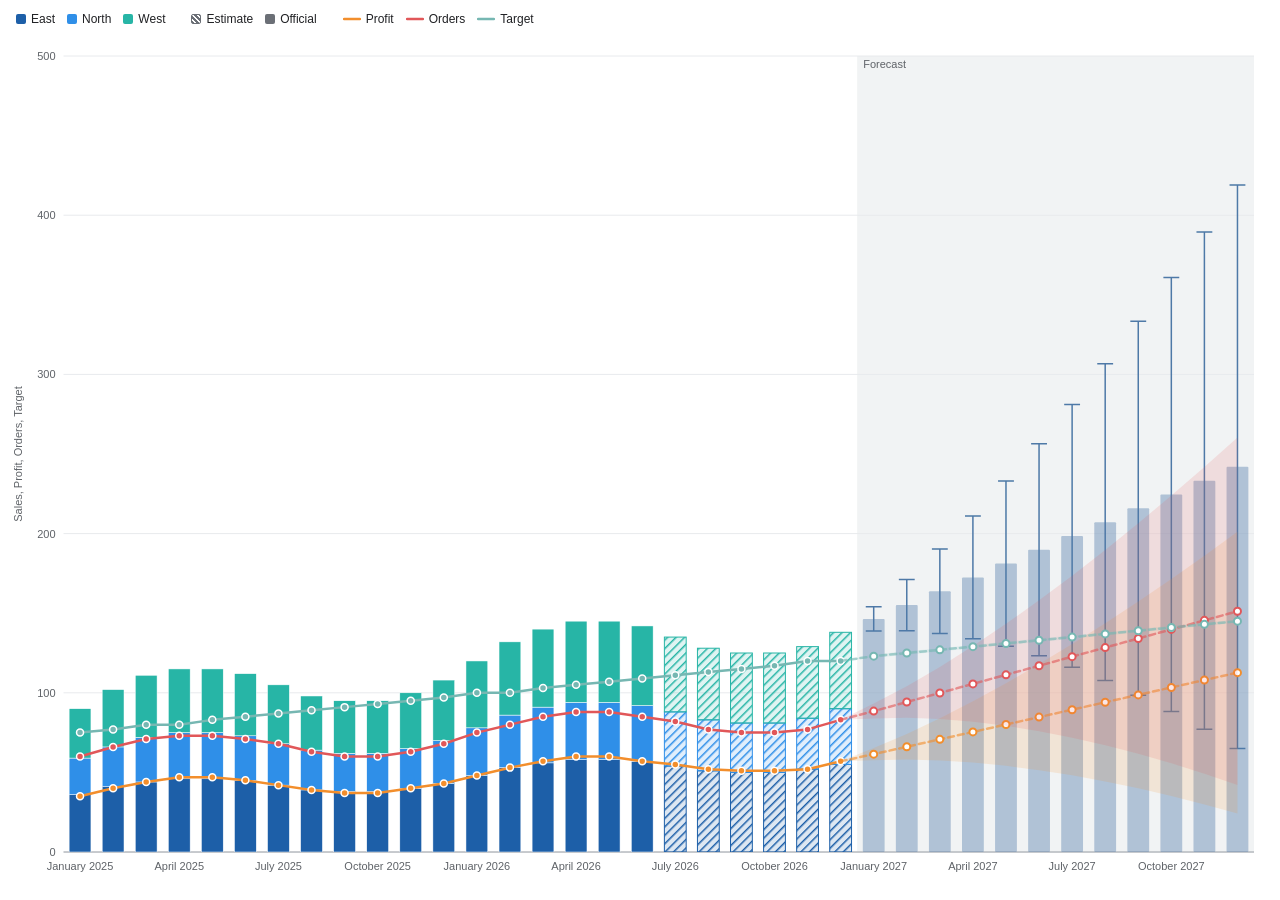
<file: index.html>
<!doctype html>
<html lang="en">
  <head>
    <meta charset="utf-8">
    <meta name="viewport" content="width=device-width, initial-scale=1">
    <title>Multi-Measure Combo Chart</title>
    <link rel="stylesheet" href="./settings.css">
    <style>
      :root {
        color: #202124;
        font: 14px "Segoe UI", Arial, sans-serif;
      }

      * {
        box-sizing: border-box;
      }

      html,
      body {
        width: 100%;
        height: 100%;
        margin: 0;
      }

      body {
        position: relative;
        display: flex;
        flex-direction: column;
        min-width: 320px;
        background: #fff;
      }

      header {
        flex: 0 0 auto;
        padding: 12px 16px 8px;
      }

      header:not(:has(:not(:empty))) {
        display: none;
      }

      /* Optional title from Format Extension; its color and size are set there */
      #title {
        margin: 0 0 8px;
        font-size: 17px;
        font-weight: 700;
      }

      #legend {
        display: flex;
        flex-wrap: wrap;
        align-items: center;
        gap: 4px 12px;
        padding: 0 0 6px;
        color: #5f6368;
        font-size: 12px;
      }

      #legend:empty {
        display: none;
      }

      /* Extra space before the Bar Style values and before the measures */
      #legend .group-start {
        margin-left: 14px;
      }

      .legend-item {
        display: inline-flex;
        align-items: center;
        gap: 5px;
        color: #202124;
      }

      .legend-swatch {
        width: 10px;
        height: 10px;
        border-radius: 2px;
      }

      #forecast-note {
        color: #5f6368;
        font-size: 11px;
      }

      #forecast-note:empty {
        display: none;
      }

      #chart {
        position: relative;
        flex: 1 1 auto;
        min-height: 220px;
        padding: 0 8px 8px;
      }

      #chart svg {
        display: block;
        width: 100%;
        height: 100%;
        overflow: visible;
      }

      #message {
        position: absolute;
        inset: 0;
        display: grid;
        place-items: center;
        padding: 24px;
        color: #5f6368;
        text-align: center;
      }

      #message[hidden] {
        display: none;
      }

      .axis-label,
      .tick-label {
        fill: #5f6368;
        font-size: 11px;
      }

      /* Entrance animation. --elapsed: time already played by the shared animation (chart-sync.js), so a chart
         linked with the radial chart stays in step with it */
      .grow {
        animation: grow 0.7s ease-out both;
        animation-delay: calc(-1 * var(--elapsed, 0ms));
      }

      .sweep {
        animation: sweep 0.9s ease-in-out both;
        animation-delay: calc(-1 * var(--elapsed, 0ms));
      }

      .fade-in {
        animation: fade-in 0.3s ease-out both;
        animation-delay: calc(0.6s - var(--elapsed, 0ms));
      }

      @keyframes grow {
        from {
          transform: scaleY(0);
        }
      }

      @keyframes sweep {
        from {
          transform: scaleX(0);
        }
      }

      @keyframes fade-in {
        from {
          opacity: 0;
        }
      }

      @media (prefers-reduced-motion: reduce) {
        .grow,
        .sweep,
        .fade-in {
          animation: none;
        }
      }

      .grid-line {
        stroke: #e8eaed;
        stroke-width: 1;
      }

      .axis-line {
        stroke: #9aa0a6;
        stroke-width: 1;
      }

      .forecast-area {
        fill: #f1f3f4;
      }

      .hover-target {
        fill: transparent;
      }

      .hover-target:hover {
        fill: rgba(60, 64, 67, 0.06);
      }

      /* Click highlight: the other Color members fade, as in the radial chart */
      [data-member] {
        transition: opacity 0.15s;
      }

      .dimmed {
        opacity: 0.25;
      }

      .legend-item.clickable {
        cursor: pointer;
      }

      .legend-item.selected {
        font-weight: 600;
      }

      #tooltip {
        position: absolute;
        z-index: 2;
        max-width: 340px;
        padding: 8px 10px;
        border: 1px solid #dadce0;
        border-radius: 4px;
        background: #fff;
        box-shadow: 0 2px 6px rgba(60, 64, 67, 0.25);
        font-size: 12px;
        pointer-events: none;
      }

      #tooltip[hidden] {
        display: none;
      }

      .tooltip-title {
        margin-bottom: 4px;
        font-weight: 600;
      }

      .tooltip-row {
        display: flex;
        align-items: baseline;
        gap: 6px;
        line-height: 1.5;
      }

      .tooltip-swatch {
        flex: 0 0 auto;
        width: 8px;
        height: 8px;
        border-radius: 2px;
      }

      .tooltip-name {
        color: #5f6368;
      }

      .tooltip-value {
        margin-left: auto;
        padding-left: 12px;
        font-weight: 600;
        text-align: right;
      }

      #settings-overlay {
        position: absolute;
        inset: 0;
        z-index: 3;
        display: flex;
        justify-content: center;
        align-items: flex-start;
        padding: 16px;
        overflow-y: auto;
        background: rgba(32, 33, 36, 0.35);
      }

      #settings-overlay[hidden] {
        display: none;
      }

      #settings-overlay .settings-form {
        width: 100%;
        max-width: 560px;
        padding: 12px 16px;
        border-radius: 6px;
        background: #fff;
        box-shadow: 0 4px 16px rgba(32, 33, 36, 0.3);
      }
    </style>
    <script defer src="./vendor/tableau.extensions.1.latest.min.js"></script>
    <script defer src="./colors.js"></script>
    <script defer src="./chart-sync.js"></script>
    <script defer src="./forecast.js"></script>
    <script defer src="./settings-form.js"></script>
    <script defer src="./combo.js"></script>
  </head>
  <body>
    <header>
      <h1 id="title" hidden></h1>
      <div id="legend" aria-label="Legend"></div>
      <div id="forecast-note" role="status"></div>
    </header>
    <main id="chart" aria-label="Combo chart">
      <div id="message" role="status" hidden></div>
      <div id="tooltip" role="tooltip" hidden></div>
    </main>
    <div id="settings-overlay" hidden>
      <div id="settings-form" class="settings-form" role="dialog" aria-label="Chart settings"></div>
    </div>
  </body>
</html>
</file>
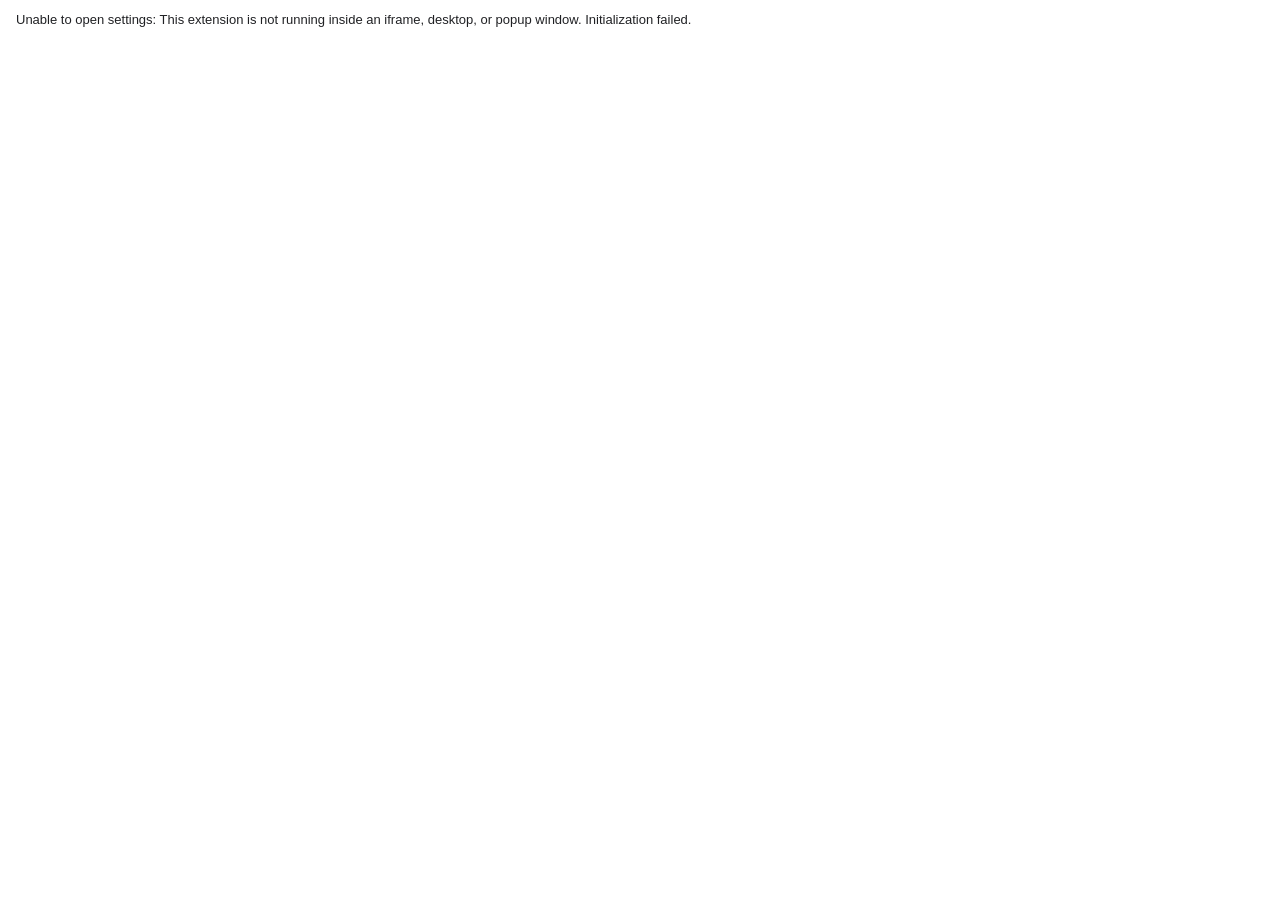
<file: anomaly-settings.html>
<!doctype html>
<html lang="en">
  <head>
    <meta charset="utf-8">
    <meta name="viewport" content="width=device-width, initial-scale=1">
    <title>Anomaly Detection Settings</title>
    <link rel="stylesheet" href="./settings.css">
    <style>
      body {
        margin: 0;
        padding: 12px 16px;
        background: #fff;
      }
    </style>
    <script defer src="./vendor/tableau.extensions.1.latest.min.js"></script>
    <script defer src="./anomaly-settings-form.js"></script>
    <script defer>
      document.addEventListener('DOMContentLoaded', () => {
        const container = document.getElementById('form');
        tableau.extensions.initializeDialogAsync()
          .then(payload => {
            AnomalySettingsForm.build(container, JSON.parse(payload), {
              onSave: state => tableau.extensions.ui.closeDialog(JSON.stringify(state)),
              onCancel: () => tableau.extensions.ui.closeDialog('')
            });
          })
          .catch(error => {
            container.textContent = `Unable to open settings: ${error.message || error}`;
          });
      });
    </script>
  </head>
  <body>
    <div id="form" class="settings-form"></div>
  </body>
</html>
</file>
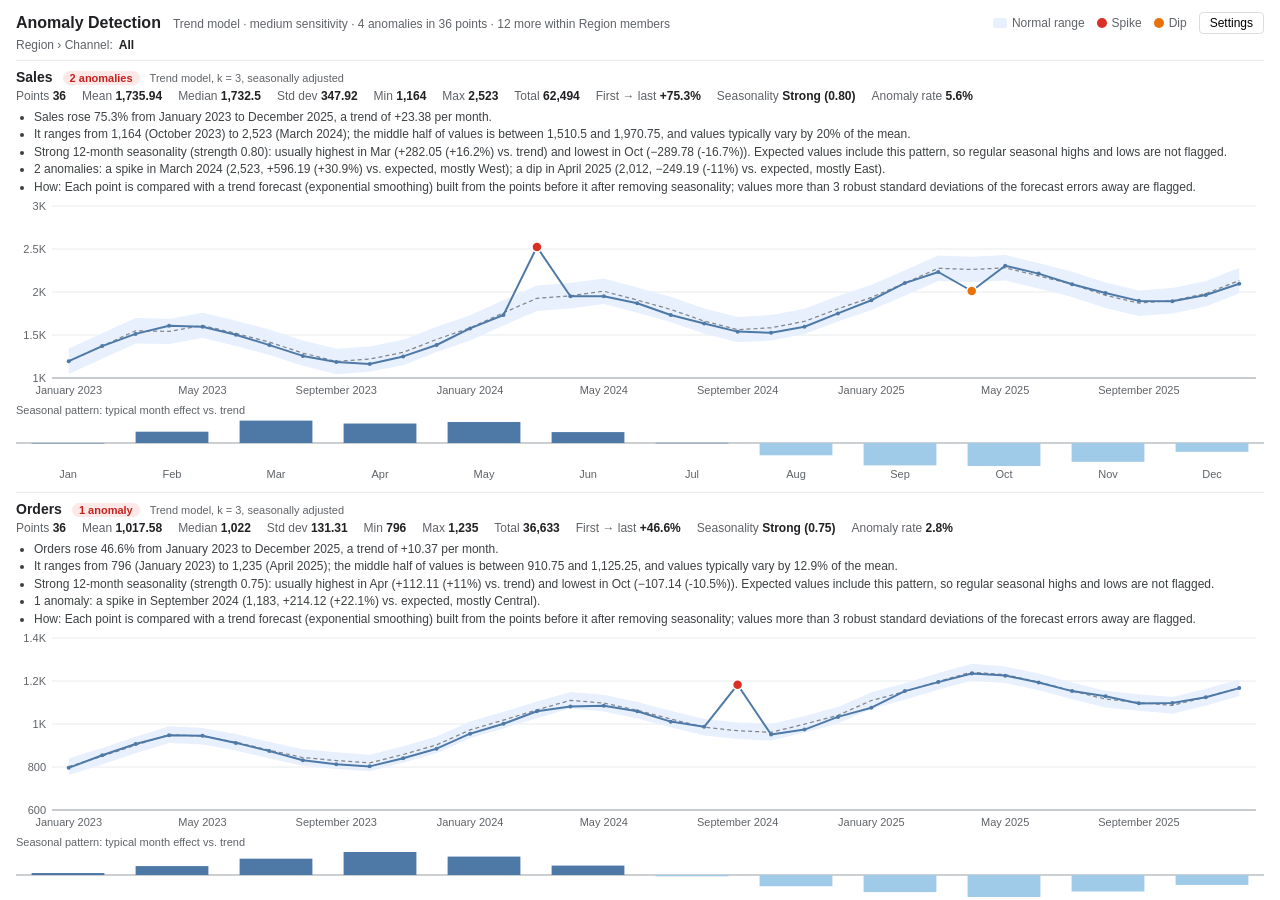
<file: anomaly.html>
<!doctype html>
<html lang="en">
  <head>
    <meta charset="utf-8">
    <meta name="viewport" content="width=device-width, initial-scale=1">
    <title>Anomaly Detection</title>
    <link rel="stylesheet" href="./settings.css">
    <style>
      :root {
        color: #202124;
        font: 14px "Segoe UI", Arial, sans-serif;
      }

      * {
        box-sizing: border-box;
      }

      html,
      body {
        width: 100%;
        height: 100%;
        margin: 0;
      }

      body {
        position: relative;
        display: flex;
        flex-direction: column;
        min-width: 320px;
        background: #fff;
      }

      header {
        display: flex;
        flex-wrap: wrap;
        align-items: baseline;
        gap: 4px 12px;
        flex: 0 0 auto;
        padding: 12px 16px 8px;
      }

      h1 {
        margin: 0;
        font-size: 16px;
        font-weight: 600;
      }

      #summary {
        color: #5f6368;
        font-size: 12px;
      }

      .legend {
        display: flex;
        gap: 12px;
        margin-left: auto;
        color: #5f6368;
        font-size: 12px;
      }

      .legend span {
        display: inline-flex;
        align-items: center;
        gap: 5px;
      }

      .legend i {
        display: inline-block;
        width: 10px;
        height: 10px;
        border-radius: 50%;
      }

      .legend .band-swatch {
        width: 14px;
        border-radius: 2px;
        background: #e8f0fe;
      }

      #panels {
        position: relative;
        display: flex;
        flex: 1 1 auto;
        flex-direction: column;
        gap: 12px;
        min-height: 0;
        padding: 0 16px 12px;
        overflow-y: auto;
      }

      .panel {
        display: flex;
        flex: 1 0 auto;
        flex-direction: column;
        border-top: 1px solid #e8eaed;
        padding-top: 8px;
      }

      .panel-head {
        display: flex;
        flex-wrap: wrap;
        align-items: baseline;
        gap: 4px 10px;
      }

      .panel-title {
        font-weight: 600;
      }

      .panel-method {
        color: #5f6368;
        font-size: 11px;
      }

      .badge {
        padding: 1px 7px;
        border-radius: 10px;
        background: #f1f3f4;
        color: #5f6368;
        font-size: 11px;
        font-weight: 600;
      }

      .badge.alert {
        background: #fce8e6;
        color: #c5221f;
      }

      .stats {
        display: flex;
        flex-wrap: wrap;
        gap: 2px 16px;
        margin: 4px 0 2px;
        font-size: 12px;
      }

      .stat-name {
        color: #5f6368;
      }

      .stat-value {
        font-weight: 600;
        font-variant-numeric: tabular-nums;
      }

      .panel-chart {
        position: relative;
        flex: 1 1 auto;
        min-height: 200px;
      }

      .panel-chart svg {
        position: absolute;
        inset: 0;
        display: block;
        width: 100%;
        height: 100%;
        overflow: visible;
      }

      .tick-label {
        fill: #5f6368;
        font-size: 11px;
      }

      .grid-line {
        stroke: #e8eaed;
        stroke-width: 1;
      }

      .axis-line {
        stroke: #9aa0a6;
        stroke-width: 1;
      }

      .band {
        fill: #e8f0fe;
      }

      .expected-line {
        fill: none;
        stroke: #80868b;
        stroke-width: 1.25;
        stroke-dasharray: 4 3;
      }

      .value-line {
        fill: none;
        stroke: #4e79a7;
        stroke-width: 2;
        stroke-linejoin: round;
      }

      .value-dot {
        fill: #4e79a7;
      }

      .anomaly-high {
        fill: #d93025;
        stroke: #fff;
        stroke-width: 1.5;
      }

      .anomaly-low {
        fill: #e8710a;
        stroke: #fff;
        stroke-width: 1.5;
      }

      .hover-target {
        fill: transparent;
      }

      .hover-target:hover {
        fill: rgba(60, 64, 67, 0.06);
      }

      .table-section {
        flex: 0 0 auto;
        border-top: 1px solid #e8eaed;
        padding-top: 8px;
      }

      .table-section h2 {
        margin: 0 0 6px;
        font-size: 13px;
        font-weight: 600;
      }

      .table-section table {
        width: 100%;
        border-collapse: collapse;
        font-size: 12px;
        font-variant-numeric: tabular-nums;
      }

      .table-section th {
        padding: 3px 8px 3px 0;
        border-bottom: 1px solid #dadce0;
        color: #5f6368;
        font-weight: 600;
        text-align: left;
        white-space: nowrap;
      }

      .table-section td {
        padding: 3px 8px 3px 0;
        border-bottom: 1px solid #f1f3f4;
        vertical-align: top;
      }

      .table-section .number {
        text-align: right;
      }

      .table-section .nowrap {
        white-space: nowrap;
      }

      .table-section .strong {
        font-weight: 600;
      }

      .table-section .why {
        min-width: 260px;
        color: #5f6368;
        font-variant-numeric: normal;
      }

      .table-hint {
        margin: 0 0 6px;
        color: #5f6368;
        font-size: 12px;
      }

      tr.drillable {
        cursor: pointer;
      }

      tr.drillable:hover,
      tr.drillable:focus {
        outline: none;
        background: #f1f3f4;
      }

      #breadcrumb {
        display: flex;
        flex-wrap: wrap;
        flex-basis: 100%;
        align-items: center;
        gap: 2px 6px;
        font-size: 12px;
      }

      #breadcrumb:empty {
        display: none;
      }

      .crumb-label {
        color: #5f6368;
      }

      .crumb {
        padding: 0;
        border: 0;
        background: none;
        color: #1a73e8;
        font: inherit;
        cursor: pointer;
      }

      .crumb:hover {
        text-decoration: underline;
      }

      .crumb-current {
        font-weight: 600;
      }

      .crumb-separator {
        color: #9aa0a6;
      }

      .explanation {
        margin: 4px 0;
        padding-left: 18px;
        color: #3c4043;
        font-size: 12px;
        line-height: 1.45;
      }

      .profile-title {
        margin-top: 4px;
        color: #5f6368;
        font-size: 11px;
      }

      .season-profile {
        position: relative;
        flex: 0 0 64px;
        height: 64px;
      }

      .season-profile svg {
        position: absolute;
        inset: 0;
        width: 100%;
        height: 100%;
      }

      .season-up {
        fill: #4e79a7;
      }

      .season-down {
        fill: #a0cbe8;
      }

      .tooltip-note {
        max-width: 320px;
        margin-top: 6px;
        padding-top: 6px;
        border-top: 1px solid #e8eaed;
        color: #3c4043;
        line-height: 1.4;
      }

      .type-high {
        color: #c5221f;
        font-weight: 600;
      }

      .type-low {
        color: #b05a00;
        font-weight: 600;
      }

      #message {
        position: absolute;
        inset: 0;
        display: grid;
        place-items: center;
        padding: 24px;
        color: #5f6368;
        text-align: center;
      }

      #message[hidden] {
        display: none;
      }

      #tooltip {
        position: fixed;
        z-index: 2;
        max-width: 340px;
        padding: 8px 10px;
        border: 1px solid #dadce0;
        border-radius: 4px;
        background: #fff;
        box-shadow: 0 2px 6px rgba(60, 64, 67, 0.25);
        font-size: 12px;
        pointer-events: none;
      }

      #tooltip[hidden] {
        display: none;
      }

      .tooltip-title {
        margin-bottom: 4px;
        font-weight: 600;
      }

      .tooltip-row {
        display: flex;
        align-items: baseline;
        gap: 6px;
        line-height: 1.5;
      }

      .tooltip-name {
        color: #5f6368;
      }

      .tooltip-value {
        margin-left: auto;
        padding-left: 12px;
        font-weight: 600;
        text-align: right;
      }

      #settings-overlay {
        position: absolute;
        inset: 0;
        z-index: 3;
        display: flex;
        justify-content: center;
        align-items: flex-start;
        padding: 16px;
        overflow-y: auto;
        background: rgba(32, 33, 36, 0.35);
      }

      #settings-overlay[hidden] {
        display: none;
      }

      #settings-overlay .settings-form {
        width: 100%;
        max-width: 520px;
        padding: 12px 16px;
        border-radius: 6px;
        background: #fff;
        box-shadow: 0 4px 16px rgba(32, 33, 36, 0.3);
      }

      #preview-settings {
        padding: 3px 10px;
        border: 1px solid #dadce0;
        border-radius: 4px;
        background: #fff;
        font: inherit;
        font-size: 12px;
        cursor: pointer;
      }

      #preview-settings[hidden] {
        display: none;
      }
    </style>
    <script defer src="./vendor/tableau.extensions.1.latest.min.js"></script>
    <script defer src="./anomaly-detect.js"></script>
    <script defer src="./anomaly-settings-form.js"></script>
    <script defer src="./anomaly.js"></script>
  </head>
  <body>
    <header>
      <h1>Anomaly Detection</h1>
      <span id="summary" role="status"></span>
      <div class="legend" aria-label="Legend">
        <span><i class="band-swatch"></i>Normal range</span>
        <span><i style="background:#d93025"></i>Spike</span>
        <span><i style="background:#e8710a"></i>Dip</span>
        <button id="preview-settings" type="button" hidden>Settings</button>
      </div>
      <nav id="breadcrumb" aria-label="Drill-down path"></nav>
    </header>
    <main id="panels" aria-label="Anomaly charts">
      <div id="message" role="status" hidden></div>
    </main>
    <div id="tooltip" role="tooltip" hidden></div>
    <div id="settings-overlay" hidden>
      <div id="settings-form" class="settings-form" role="dialog" aria-label="Anomaly detection settings"></div>
    </div>
  </body>
</html>
</file>
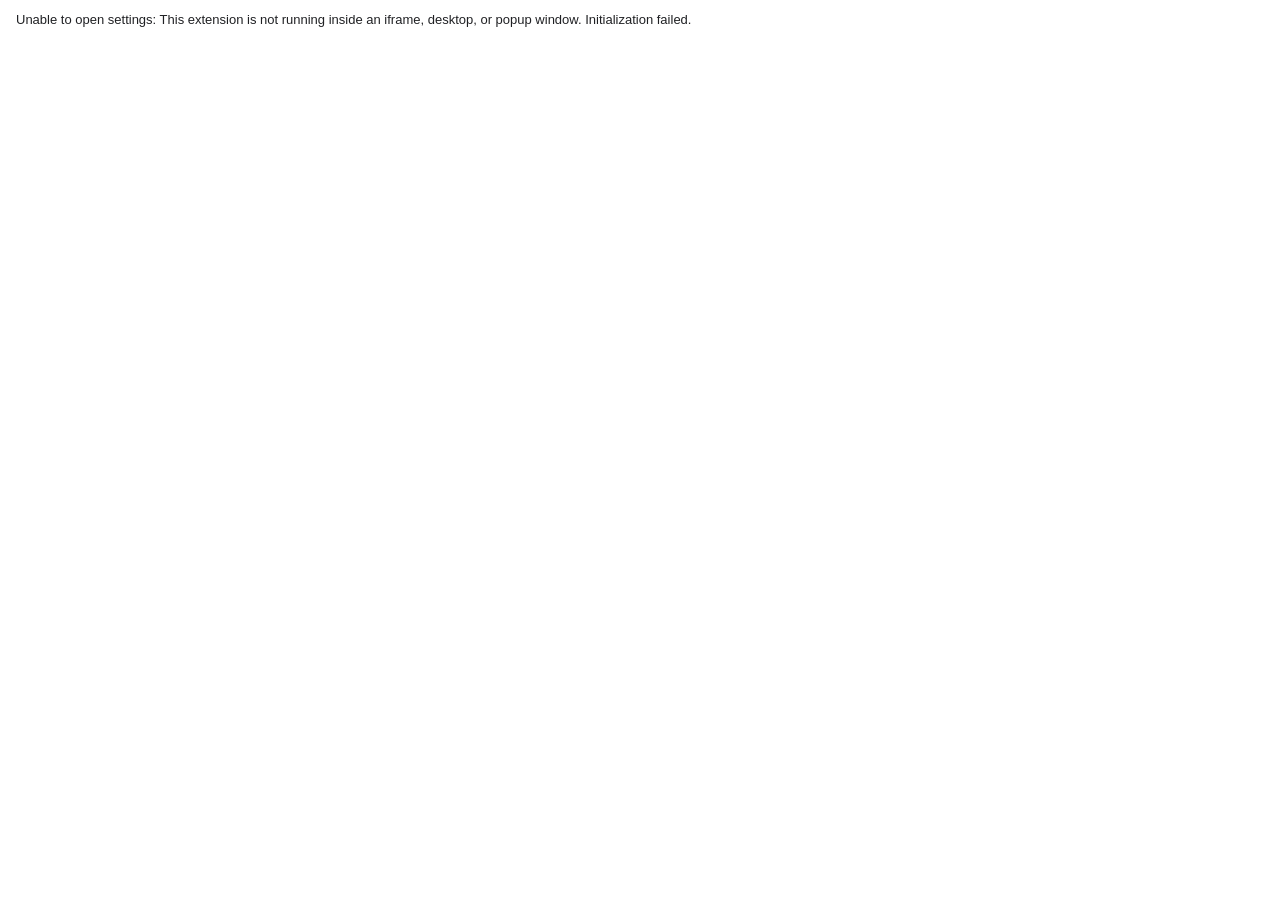
<file: kpi-settings.html>
<!doctype html>
<html lang="en">
  <head>
    <meta charset="utf-8">
    <meta name="viewport" content="width=device-width, initial-scale=1">
    <title>KPI Card Settings</title>
    <link rel="stylesheet" href="./settings.css">
    <style>
      body {
        margin: 0;
        padding: 12px 16px;
        background: #fff;
      }
    </style>
    <script defer src="./vendor/tableau.extensions.1.latest.min.js"></script>
    <script defer src="./kpi-settings-form.js"></script>
    <script defer>
      document.addEventListener('DOMContentLoaded', () => {
        const container = document.getElementById('form');
        tableau.extensions.initializeDialogAsync()
          .then(payload => {
            KpiSettingsForm.build(container, JSON.parse(payload), {
              onSave: state => tableau.extensions.ui.closeDialog(JSON.stringify(state)),
              onCancel: () => tableau.extensions.ui.closeDialog('')
            });
          })
          .catch(error => {
            container.textContent = `Unable to open settings: ${error.message || error}`;
          });
      });
    </script>
  </head>
  <body>
    <div id="form" class="settings-form"></div>
  </body>
</html>
</file>
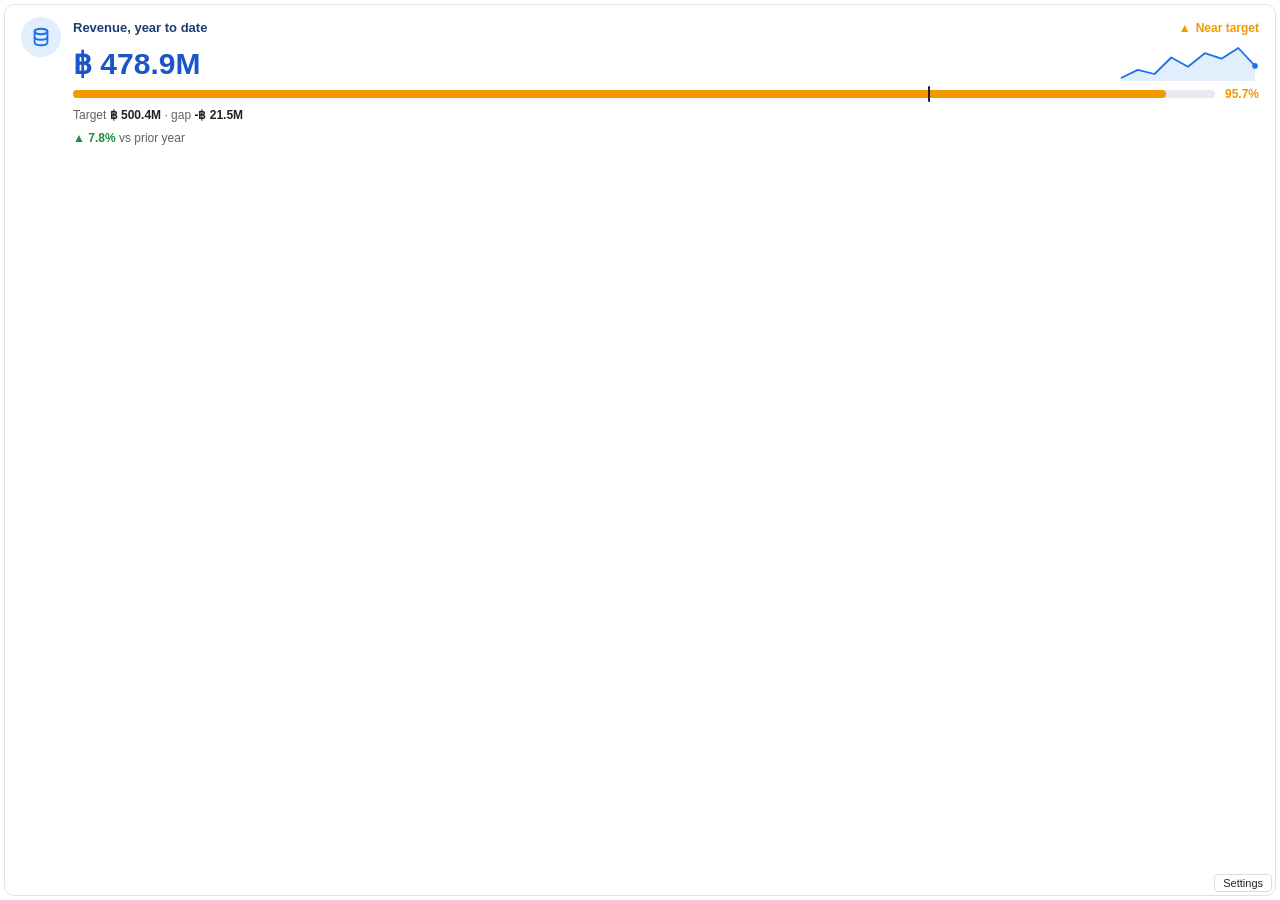
<file: kpi.html>
<!doctype html>
<html lang="en">
  <head>
    <meta charset="utf-8">
    <meta name="viewport" content="width=device-width, initial-scale=1">
    <title>KPI Card</title>
    <link rel="stylesheet" href="./settings.css">
    <style>
      :root {
        font: 14px "Segoe UI", Arial, sans-serif;
      }

      * {
        box-sizing: border-box;
      }

      html,
      body {
        width: 100%;
        height: 100%;
        margin: 0;
      }

      /* Colors come from the settings as CSS variables on the body (kpi.js) */
      body {
        position: relative;
        min-width: 160px;
        padding: 4px;
        overflow: hidden;
        background: var(--page);
        color: var(--text);
      }

      #card {
        display: flex;
        gap: 12px;
        height: 100%;
        padding: 12px 16px;
        overflow: hidden;
        border: 1px solid var(--border);
        border-radius: var(--radius);
        background: var(--card);
      }

      #card.no-border {
        border-color: transparent;
      }

      #card[hidden] {
        display: none;
      }

      .icon {
        display: grid;
        flex: 0 0 auto;
        place-items: center;
        width: 40px;
        height: 40px;
        border-radius: 50%;
      }

      .icon svg {
        width: 22px;
        height: 22px;
      }

      .body {
        display: flex;
        flex: 1 1 auto;
        flex-direction: column;
        gap: 6px;
        min-width: 0;
      }

      .head {
        display: flex;
        align-items: center;
        gap: 8px;
        min-height: 22px;
      }

      /* Long titles wrap onto a second line */
      .title {
        display: -webkit-box;
        flex: 1 1 auto;
        min-width: 0;
        overflow: hidden;
        font-weight: 600;
        line-height: 1.25;
        -webkit-box-orient: vertical;
        -webkit-line-clamp: 2;
      }

      /* Alignment from the settings */
      #card.middle .body {
        justify-content: center;
      }

      #card.align-center .title,
      #card.align-center .line {
        text-align: center;
      }

      #card.align-right .title,
      #card.align-right .line {
        text-align: right;
      }

      #card.align-center .value-row {
        justify-content: center;
      }

      #card.align-right .value-row {
        justify-content: flex-end;
      }

      #card.align-center .sparkline,
      #card.align-right .sparkline {
        margin-left: 0;
      }

      #card.align-right .head {
        flex-direction: row-reverse;
      }

      .status {
        display: inline-flex;
        flex: 0 0 auto;
        align-items: center;
        gap: 5px;
        font-size: 12px;
        font-weight: 600;
        white-space: nowrap;
      }

      .value-row {
        display: flex;
        align-items: center;
        gap: 10px;
        min-width: 0;
      }

      .value {
        flex: 0 1 auto;
        overflow: hidden;
        font-weight: 700;
        line-height: 1.1;
        text-overflow: ellipsis;
        white-space: nowrap;
      }

      .value-note {
        flex: 1 1 auto;
        overflow: hidden;
        color: var(--muted);
        font-size: 12px;
        text-align: right;
        text-overflow: ellipsis;
        white-space: nowrap;
      }

      .sparkline {
        flex: 0 1 140px;
        min-width: 60px;
        height: 36px;
        margin-left: auto;
        overflow: visible;
      }

      .progress {
        display: flex;
        align-items: center;
        gap: 10px;
      }

      .track {
        position: relative;
        flex: 1 1 auto;
        height: 8px;
        border-radius: 4px;
        background: var(--track);
      }

      .fill {
        height: 100%;
        border-radius: 4px;
        transform-origin: left center;
      }

      .marker {
        position: absolute;
        top: -4px;
        width: 2px;
        height: 16px;
        margin-left: -1px;
        border-radius: 1px;
        background: var(--text);
      }

      .progress-percent {
        flex: 0 0 auto;
        font-size: 12px;
        font-weight: 700;
      }

      .line {
        overflow: hidden;
        color: var(--muted);
        font-size: 12px;
        line-height: 1.45;
      }

      .line strong {
        color: var(--text);
        font-weight: 600;
      }

      .change-value {
        font-weight: 700;
      }

      #message {
        display: grid;
        height: 100%;
        place-items: center;
        padding: 12px;
        color: var(--muted);
        font-size: 12px;
        text-align: center;
      }

      #message[hidden] {
        display: none;
      }

      /* Entrance animation. --elapsed: time already played by the shared animation (chart-sync.js), so the cards
         stay in step with the combo and radial charts on the same dashboard */
      .animate .value,
      .animate .line,
      .animate .status {
        animation: rise 0.5s ease-out both;
        animation-delay: calc(-1 * var(--elapsed, 0ms));
      }

      .animate .fill {
        animation: grow-x 0.8s ease-out both;
        animation-delay: calc(-1 * var(--elapsed, 0ms));
      }

      .animate .sparkline .trend-line {
        stroke-dasharray: 100 100;
        animation: draw 0.8s ease-out both;
        animation-delay: calc(-1 * var(--elapsed, 0ms));
      }

      .animate .sparkline .trend-area,
      .animate .sparkline .trend-dot {
        animation: fade-in 0.3s ease-out both;
        animation-delay: calc(0.6s - var(--elapsed, 0ms));
      }

      @keyframes rise {
        from {
          opacity: 0;
          transform: translateY(4px);
        }
      }

      @keyframes grow-x {
        from {
          transform: scaleX(0);
        }
      }

      @keyframes draw {
        from {
          stroke-dashoffset: 100;
        }

        to {
          stroke-dashoffset: 0;
        }
      }

      @keyframes fade-in {
        from {
          opacity: 0;
        }
      }

      @media (prefers-reduced-motion: reduce) {
        .animate * {
          animation: none !important;
        }
      }

      #preview-settings {
        position: absolute;
        right: 8px;
        bottom: 8px;
        z-index: 2;
        padding: 2px 8px;
        border: 1px solid #dadce0;
        border-radius: 4px;
        background: #fff;
        color: #202124;
        font: inherit;
        font-size: 11px;
        cursor: pointer;
      }

      #preview-settings[hidden] {
        display: none;
      }

      #settings-overlay {
        position: fixed;
        inset: 0;
        z-index: 3;
        display: flex;
        justify-content: center;
        align-items: flex-start;
        padding: 16px;
        overflow-y: auto;
        background: rgba(32, 33, 36, 0.35);
      }

      #settings-overlay[hidden] {
        display: none;
      }

      #settings-overlay .settings-form {
        width: 100%;
        max-width: 560px;
        padding: 12px 16px;
        border-radius: 6px;
        background: #fff;
        box-shadow: 0 4px 16px rgba(32, 33, 36, 0.3);
      }
    </style>
    <script defer src="./vendor/tableau.extensions.1.latest.min.js"></script>
    <script defer src="./chart-sync.js"></script>
    <script defer src="./kpi-settings-form.js"></script>
    <script defer src="./kpi.js"></script>
  </head>
  <body>
    <div id="card" aria-live="polite" hidden></div>
    <div id="message" role="status" hidden></div>
    <button id="preview-settings" type="button" hidden>Settings</button>
    <div id="settings-overlay" hidden>
      <div id="settings-form" class="settings-form" role="dialog" aria-label="KPI card settings"></div>
    </div>
  </body>
</html>
</file>
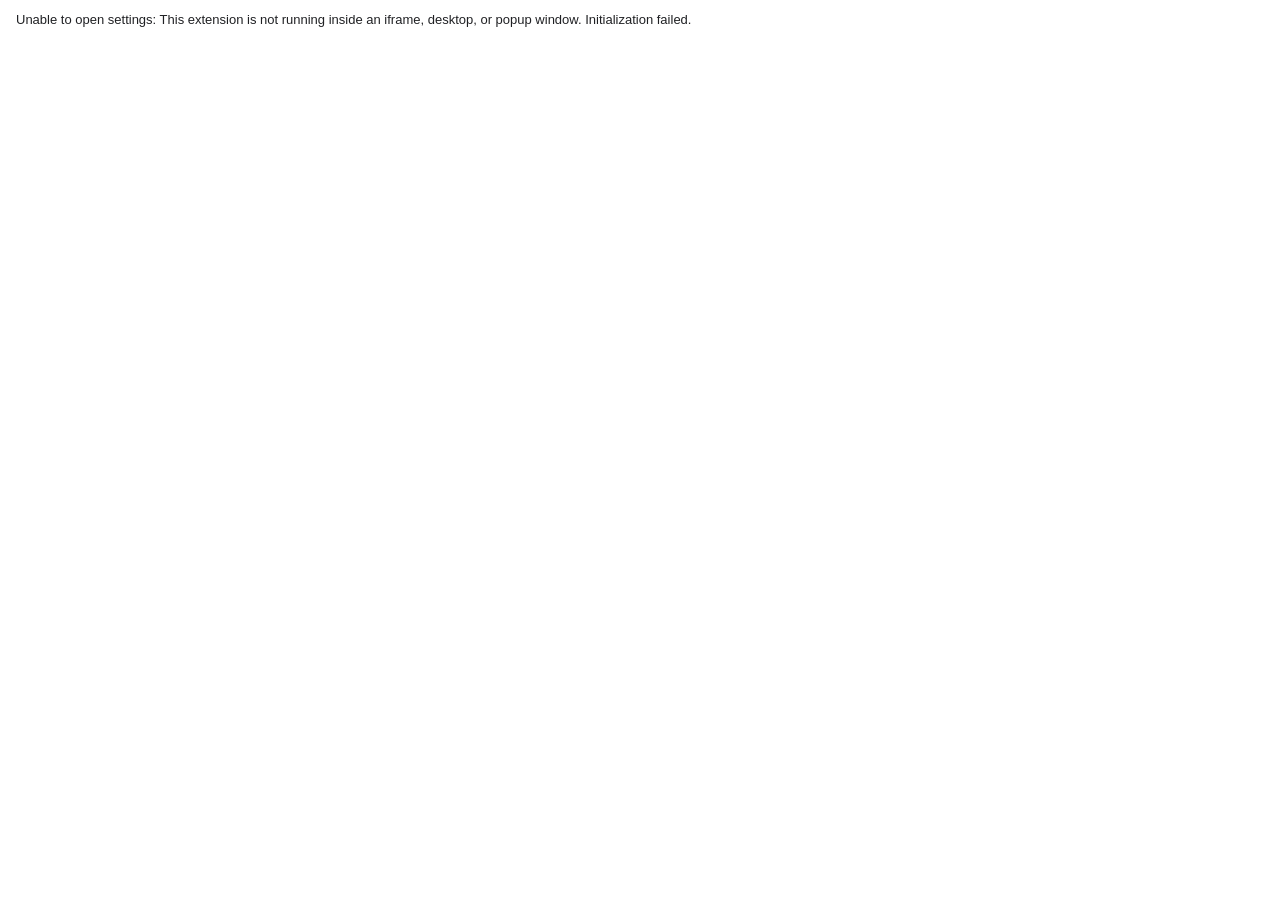
<file: radial-settings.html>
<!doctype html>
<html lang="en">
  <head>
    <meta charset="utf-8">
    <meta name="viewport" content="width=device-width, initial-scale=1">
    <title>Radial Chart Settings</title>
    <link rel="stylesheet" href="./settings.css">
    <style>
      body {
        margin: 0;
        padding: 12px 16px;
        background: #fff;
      }
    </style>
    <script defer src="./vendor/tableau.extensions.1.latest.min.js"></script>
    <script defer src="./colors.js"></script>
    <script defer src="./radial-settings-form.js"></script>
    <script defer>
      document.addEventListener('DOMContentLoaded', () => {
        const container = document.getElementById('form');
        tableau.extensions.initializeDialogAsync()
          .then(payload => {
            RadialSettingsForm.build(container, JSON.parse(payload), {
              onSave: state => tableau.extensions.ui.closeDialog(JSON.stringify(state)),
              onCancel: () => tableau.extensions.ui.closeDialog('')
            });
          })
          .catch(error => {
            container.textContent = `Unable to open settings: ${error.message || error}`;
          });
      });
    </script>
  </head>
  <body>
    <div id="form" class="settings-form"></div>
  </body>
</html>
</file>
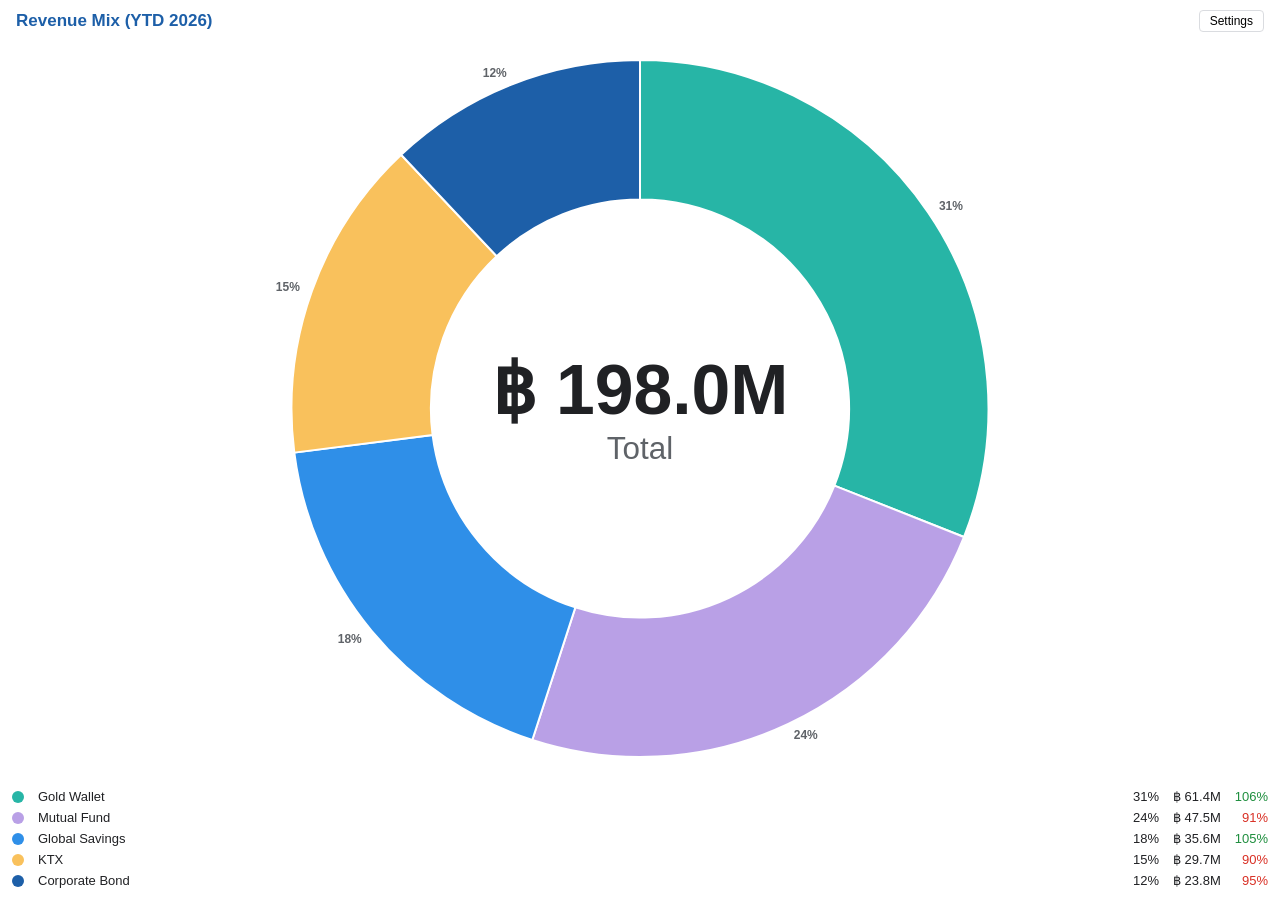
<file: radial.html>
<!doctype html>
<html lang="en">
  <head>
    <meta charset="utf-8">
    <meta name="viewport" content="width=device-width, initial-scale=1">
    <title>Radial Chart</title>
    <link rel="stylesheet" href="./settings.css">
    <style>
      :root {
        color: #202124;
        font: 14px "Segoe UI", Arial, sans-serif;
      }

      * {
        box-sizing: border-box;
      }

      html,
      body {
        width: 100%;
        height: 100%;
        margin: 0;
      }

      body {
        position: relative;
        display: flex;
        flex-direction: column;
        min-width: 240px;
        background: #fff;
      }

      header {
        display: flex;
        align-items: center;
        gap: 12px;
        flex: 0 0 auto;
        padding: 10px 16px 0;
      }

      header:has(#title[hidden]):has(#preview-settings[hidden]) {
        display: none;
      }

      #title {
        flex: 1 1 auto;
        margin: 0;
        font-size: 17px;
        font-weight: 700;
      }

      #preview-settings {
        margin-left: auto;
        padding: 3px 10px;
        border: 1px solid #dadce0;
        border-radius: 4px;
        background: #fff;
        font: inherit;
        font-size: 12px;
        cursor: pointer;
      }

      #layout {
        display: flex;
        flex: 1 1 auto;
        min-height: 0;
        gap: 8px;
        padding: 4px 12px 12px;
      }

      #layout.legend-bottom,
      #layout.legend-none {
        flex-direction: column;
      }

      #layout.legend-top {
        flex-direction: column-reverse;
      }

      #layout.legend-right {
        flex-direction: row;
        align-items: center;
      }

      #layout.legend-left {
        flex-direction: row-reverse;
        align-items: center;
      }

      #chart {
        position: relative;
        flex: 1 1 auto;
        min-width: 0;
        min-height: 160px;
        align-self: stretch;
      }

      #chart svg {
        position: absolute;
        inset: 0;
        display: block;
        width: 100%;
        height: 100%;
        overflow: visible;
      }

      #message {
        position: absolute;
        inset: 0;
        display: grid;
        place-items: center;
        padding: 24px;
        color: #5f6368;
        text-align: center;
      }

      #message[hidden] {
        display: none;
      }

      .slice {
        cursor: default;
        transition: opacity 0.15s, transform 0.15s;
      }

      .clickable {
        cursor: pointer;
      }

      .dimmed {
        opacity: 0.3;
      }

      .leader-line {
        stroke-width: 1;
      }

      .center-value {
        font-weight: 700;
      }

      .center-comparison {
        font-weight: 600;
      }

      /* --elapsed: time already played by the shared animation (chart-sync.js), so linked charts stay in step */
      .reveal {
        stroke-dashoffset: 100;
        animation: reveal 0.8s ease-out forwards;
        animation-delay: calc(-1 * var(--elapsed, 0ms));
      }

      .reveal.reverse {
        stroke-dashoffset: -100;
      }

      @keyframes reveal {
        to {
          stroke-dashoffset: 0;
        }
      }

      .fade-in {
        opacity: 0;
        animation: fade-in 0.3s ease-out forwards;
        animation-delay: calc(0.6s - var(--elapsed, 0ms));
      }

      @keyframes fade-in {
        to {
          opacity: 1;
        }
      }

      @media (prefers-reduced-motion: reduce) {
        .reveal,
        .reveal.reverse {
          stroke-dashoffset: 0;
          animation: none;
        }

        .fade-in {
          opacity: 1;
          animation: none;
        }
      }

      #legend {
        flex: 0 0 auto;
        display: grid;
        grid-template-columns: auto minmax(0, 1fr) auto auto;
        align-items: center;
        gap: 6px 0;
        max-height: 45%;
        overflow-y: auto;
        font-size: 13px;
      }

      #legend:empty,
      #legend[hidden] {
        display: none;
      }

      #layout.legend-right #legend,
      #layout.legend-left #legend {
        max-width: 50%;
        max-height: 100%;
      }

      /* Cell padding rather than a column gap, so the total row's divider runs unbroken */
      .legend-row > * + * {
        padding-left: 14px;
      }

      .legend-head > * {
        color: #5f6368;
        font-size: 0.85em;
        font-weight: 600;
      }

      /* Stretched so the empty dot cell's divider lines up with the others */
      .legend-total > * {
        align-self: stretch;
        padding-top: 6px;
        border-top: 1px solid #dadce0;
        font-weight: 600;
      }

      .legend-row.selected .legend-name {
        font-weight: 600;
      }

      .legend-row {
        display: contents;
      }

      .legend-row > * {
        transition: opacity 0.15s;
      }

      .legend-row.dimmed > * {
        opacity: 0.35;
      }

      .legend-dot {
        width: 12px;
        height: 12px;
        border-radius: 50%;
      }

      .legend-name {
        overflow: hidden;
        text-overflow: ellipsis;
        white-space: nowrap;
      }

      .legend-number {
        text-align: right;
        white-space: nowrap;
      }

      #tooltip {
        position: absolute;
        z-index: 2;
        max-width: 320px;
        padding: 8px 10px;
        border: 1px solid #dadce0;
        border-radius: 4px;
        background: #fff;
        box-shadow: 0 2px 6px rgba(60, 64, 67, 0.25);
        font-size: 12px;
        pointer-events: none;
      }

      #tooltip[hidden] {
        display: none;
      }

      .tooltip-title {
        display: flex;
        align-items: center;
        gap: 6px;
        margin-bottom: 4px;
        font-weight: 600;
      }

      .tooltip-row {
        display: flex;
        align-items: baseline;
        gap: 6px;
        line-height: 1.5;
      }

      .tooltip-name {
        color: #5f6368;
      }

      .tooltip-value {
        margin-left: auto;
        padding-left: 12px;
        font-weight: 600;
        text-align: right;
      }

      #settings-overlay {
        position: absolute;
        inset: 0;
        z-index: 3;
        display: flex;
        justify-content: center;
        align-items: flex-start;
        padding: 16px;
        overflow-y: auto;
        background: rgba(32, 33, 36, 0.35);
      }

      #settings-overlay[hidden] {
        display: none;
      }

      #settings-overlay .settings-form {
        width: 100%;
        max-width: 540px;
        padding: 12px 16px;
        border-radius: 6px;
        background: #fff;
        box-shadow: 0 4px 16px rgba(32, 33, 36, 0.3);
      }
    </style>
    <script defer src="./vendor/tableau.extensions.1.latest.min.js"></script>
    <script defer src="./colors.js"></script>
    <script defer src="./chart-sync.js"></script>
    <script defer src="./radial-settings-form.js"></script>
    <script defer src="./radial.js"></script>
  </head>
  <body>
    <header>
      <h1 id="title" hidden></h1>
      <button id="preview-settings" type="button" hidden>Settings</button>
    </header>
    <div id="layout" class="legend-bottom">
      <main id="chart" aria-label="Radial chart">
        <div id="message" role="status" hidden></div>
      </main>
      <div id="legend" aria-label="Legend"></div>
    </div>
    <div id="tooltip" role="tooltip" hidden></div>
    <div id="settings-overlay" hidden>
      <div id="settings-form" class="settings-form" role="dialog" aria-label="Radial chart settings"></div>
    </div>
  </body>
</html>
</file>
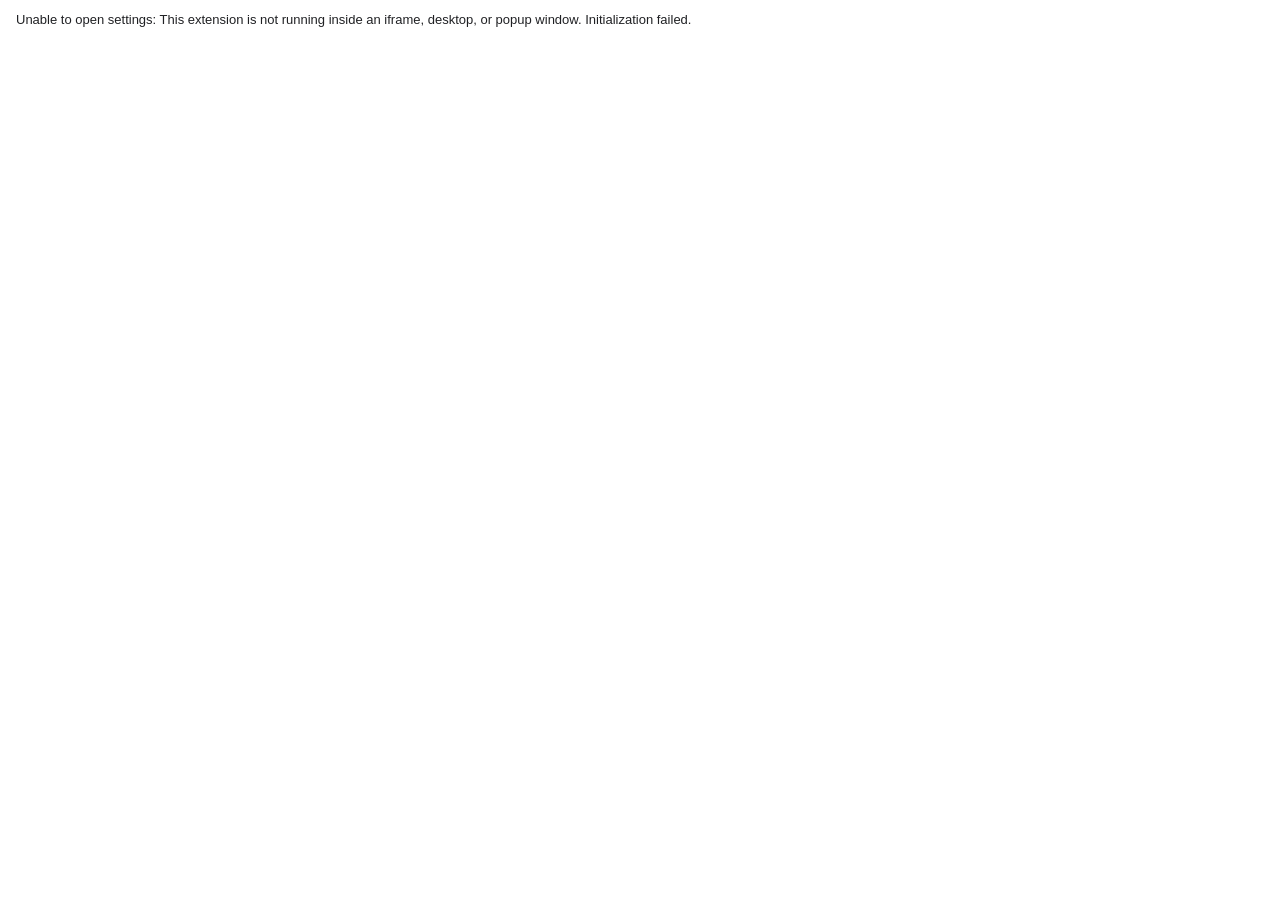
<file: settings.html>
<!doctype html>
<html lang="en">
  <head>
    <meta charset="utf-8">
    <meta name="viewport" content="width=device-width, initial-scale=1">
    <title>Combo Chart Settings</title>
    <link rel="stylesheet" href="./settings.css">
    <style>
      body {
        margin: 0;
        padding: 12px 16px;
        background: #fff;
      }
    </style>
    <script defer src="./vendor/tableau.extensions.1.latest.min.js"></script>
    <script defer src="./colors.js"></script>
    <script defer src="./settings-form.js"></script>
    <script defer>
      document.addEventListener('DOMContentLoaded', () => {
        const container = document.getElementById('form');
        tableau.extensions.initializeDialogAsync()
          .then(payload => {
            ComboSettingsForm.build(container, JSON.parse(payload), {
              onSave: state => tableau.extensions.ui.closeDialog(JSON.stringify(state)),
              onCancel: () => tableau.extensions.ui.closeDialog('')
            });
          })
          .catch(error => {
            container.textContent = `Unable to open settings: ${error.message || error}`;
          });
      });
    </script>
  </head>
  <body>
    <div id="form" class="settings-form"></div>
  </body>
</html>
</file>
<file: settings.css>
.settings-form {
  color: #202124;
  font: 13px "Segoe UI", Arial, sans-serif;
}

.settings-section {
  margin: 0 0 12px;
  padding: 8px 12px 10px;
  border: 1px solid #dadce0;
  border-radius: 4px;
}

.settings-section legend {
  padding: 0 4px;
  font-weight: 600;
}

.settings-form select,
.settings-form .number-input {
  padding: 3px 4px;
  border: 1px solid #dadce0;
  border-radius: 3px;
  background: #fff;
  font: inherit;
  font-size: 12px;
}

.settings-form select:disabled,
.settings-form input:disabled {
  opacity: 0.5;
}

.settings-form .number-input {
  width: 56px;
}

.settings-form input[type="text"] {
  padding: 3px 6px;
  border: 1px solid #dadce0;
  border-radius: 3px;
  font: inherit;
  font-size: 12px;
}

.settings-form .text-input {
  flex: 1 1 200px;
  min-width: 0;
}

.settings-form .number-text {
  width: 90px;
}

.settings-form .label-text {
  width: 120px;
}

.settings-form .symbol-text {
  width: 40px;
}

.settings-form input[type="color"] {
  width: 32px;
  height: 22px;
  padding: 0;
  border: 1px solid #dadce0;
  border-radius: 3px;
  background: #fff;
  cursor: pointer;
}

.measure-table {
  width: 100%;
  border-collapse: collapse;
}

.measure-table th {
  padding: 2px 6px 4px 0;
  color: #5f6368;
  font-size: 11px;
  font-weight: 600;
  text-align: left;
}

.measure-table td {
  padding: 3px 6px 3px 0;
}

.measure-name {
  max-width: 200px;
  overflow: hidden;
  text-overflow: ellipsis;
  white-space: nowrap;
}

.settings-form .check {
  display: flex;
  align-items: center;
  gap: 4px;
  margin: 3px 0;
  cursor: pointer;
}

.settings-form .check.strong {
  font-weight: 600;
}

.settings-form .check-list {
  display: flex;
  flex-wrap: wrap;
  gap: 0 16px;
}

.settings-form .row {
  display: flex;
  flex-wrap: wrap;
  align-items: center;
  gap: 6px;
  margin: 3px 0;
}

.settings-form .group-title {
  margin: 10px 0 2px;
  color: #5f6368;
  font-size: 11px;
  font-weight: 600;
  text-transform: uppercase;
}

.settings-form .hint {
  margin: 0;
  color: #5f6368;
}

.settings-buttons {
  display: flex;
  align-items: center;
  gap: 8px;
}

.settings-buttons .spacer {
  flex: 1 1 auto;
}

.settings-buttons button {
  padding: 5px 14px;
  border: 1px solid #dadce0;
  border-radius: 4px;
  background: #fff;
  color: inherit;
  font: inherit;
  cursor: pointer;
}

.settings-buttons button.primary {
  border-color: #1a73e8;
  background: #1a73e8;
  color: #fff;
}

.settings-form .text-area {
  width: 100%;
  padding: 4px 6px;
  border: 1px solid #dadce0;
  border-radius: 3px;
  font: inherit;
  font-size: 12px;
  resize: vertical;
}
</file>
